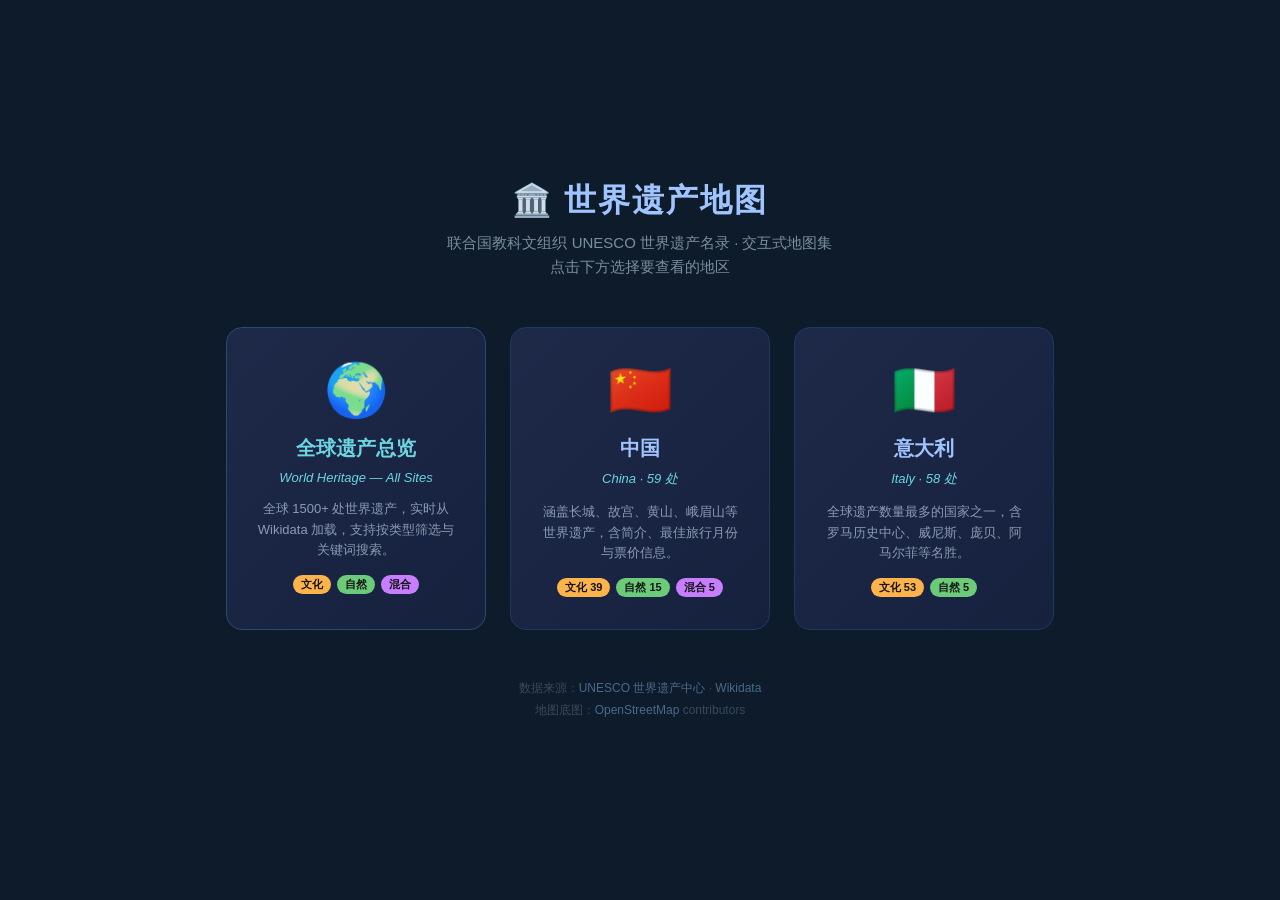
<file: index.html>
<!DOCTYPE html>
<html lang="zh-CN">
<head>
<meta charset="UTF-8">
<meta name="viewport" content="width=device-width, initial-scale=1.0">
<script>if(!location.search.includes('desktop=1')&&matchMedia('(max-width:760px)').matches)location.replace('mobile.html');</script>
<title>世界遗产地图 · 导航</title>
<style>
  * { box-sizing: border-box; margin: 0; padding: 0; }
  body {
    font-family: "PingFang SC", "Microsoft YaHei", sans-serif;
    background: #0d1b2a;
    min-height: 100vh;
    display: flex;
    flex-direction: column;
    align-items: center;
    justify-content: center;
    padding: 40px 20px;
    color: #e0e0e0;
  }

  header { text-align: center; margin-bottom: 48px; }
  header h1 {
    font-size: 32px;
    color: #a0c4ff;
    letter-spacing: 2px;
    margin-bottom: 8px;
  }
  header p {
    font-size: 15px;
    color: #7a8ea0;
    line-height: 1.6;
  }

  .cards {
    display: flex;
    gap: 24px;
    flex-wrap: wrap;
    justify-content: center;
    max-width: 900px;
    width: 100%;
  }

  .card {
    background: #16213e;
    border: 1px solid #1e3a5f;
    border-radius: 16px;
    padding: 32px 28px;
    width: 260px;
    text-align: center;
    text-decoration: none;
    color: inherit;
    transition: transform .2s, box-shadow .2s, border-color .2s;
    cursor: pointer;
    position: relative;
    overflow: hidden;
  }
  .card::before {
    content: '';
    position: absolute;
    inset: 0;
    background: linear-gradient(135deg, rgba(160,196,255,0.05), transparent);
    pointer-events: none;
  }
  .card:hover {
    transform: translateY(-6px);
    box-shadow: 0 12px 32px rgba(0,0,0,0.5);
    border-color: #a0c4ff;
  }

  .card .emoji { font-size: 52px; margin-bottom: 14px; display: block; }
  .card h2 { font-size: 20px; color: #a0c4ff; margin-bottom: 8px; }
  .card .sub { font-size: 13px; color: #6bd5e1; margin-bottom: 14px; font-style: italic; }
  .card p { font-size: 13px; color: #8a9ab0; line-height: 1.6; }

  .badge-row {
    display: flex;
    gap: 6px;
    justify-content: center;
    margin-top: 14px;
  }
  .tag {
    font-size: 11px;
    padding: 2px 8px;
    border-radius: 10px;
    font-weight: bold;
  }
  .tag-c { background: #ffb347; color: #111; }
  .tag-n { background: #6bcb77; color: #111; }
  .tag-m { background: #c77dff; color: #111; }

  .world-card { border-color: #2a4a6e; }
  .world-card:hover { border-color: #6bd5e1; }
  .world-card h2 { color: #6bd5e1; }

  footer {
    margin-top: 48px;
    text-align: center;
    font-size: 12px;
    color: #3a4a5a;
    line-height: 1.8;
  }
  footer a { color: #4a6a8a; text-decoration: none; }
  footer a:hover { color: #a0c4ff; }
</style>
</head>
<body>

<header>
  <h1>🏛️ 世界遗产地图</h1>
  <p>联合国教科文组织 UNESCO 世界遗产名录 · 交互式地图集<br>
  点击下方选择要查看的地区</p>
</header>

<div class="cards">

  <!-- 全球地图 -->
  <a class="card world-card" href="world.html">
    <span class="emoji">🌍</span>
    <h2>全球遗产总览</h2>
    <div class="sub">World Heritage — All Sites</div>
    <p>全球 1500+ 处世界遗产，实时从 Wikidata 加载，支持按类型筛选与关键词搜索。</p>
    <div class="badge-row">
      <span class="tag tag-c">文化</span>
      <span class="tag tag-n">自然</span>
      <span class="tag tag-m">混合</span>
    </div>
  </a>

  <!-- 中国 -->
  <a class="card" href="china.html">
    <span class="emoji">🇨🇳</span>
    <h2>中国</h2>
    <div class="sub">China · 59 处</div>
    <p>涵盖长城、故宫、黄山、峨眉山等世界遗产，含简介、最佳旅行月份与票价信息。</p>
    <div class="badge-row">
      <span class="tag tag-c">文化 39</span>
      <span class="tag tag-n">自然 15</span>
      <span class="tag tag-m">混合 5</span>
    </div>
  </a>

  <!-- 意大利 -->
  <a class="card" href="italy.html">
    <span class="emoji">🇮🇹</span>
    <h2>意大利</h2>
    <div class="sub">Italy · 58 处</div>
    <p>全球遗产数量最多的国家之一，含罗马历史中心、威尼斯、庞贝、阿马尔菲等名胜。</p>
    <div class="badge-row">
      <span class="tag tag-c">文化 53</span>
      <span class="tag tag-n">自然 5</span>
    </div>
  </a>

</div>

<footer>
  <p>数据来源：<a href="https://whc.unesco.org/" target="_blank">UNESCO 世界遗产中心</a> · <a href="https://www.wikidata.org/" target="_blank">Wikidata</a></p>
  <p>地图底图：<a href="https://www.openstreetmap.org/" target="_blank">OpenStreetMap</a> contributors</p>
</footer>

</body>
</html>
</file>
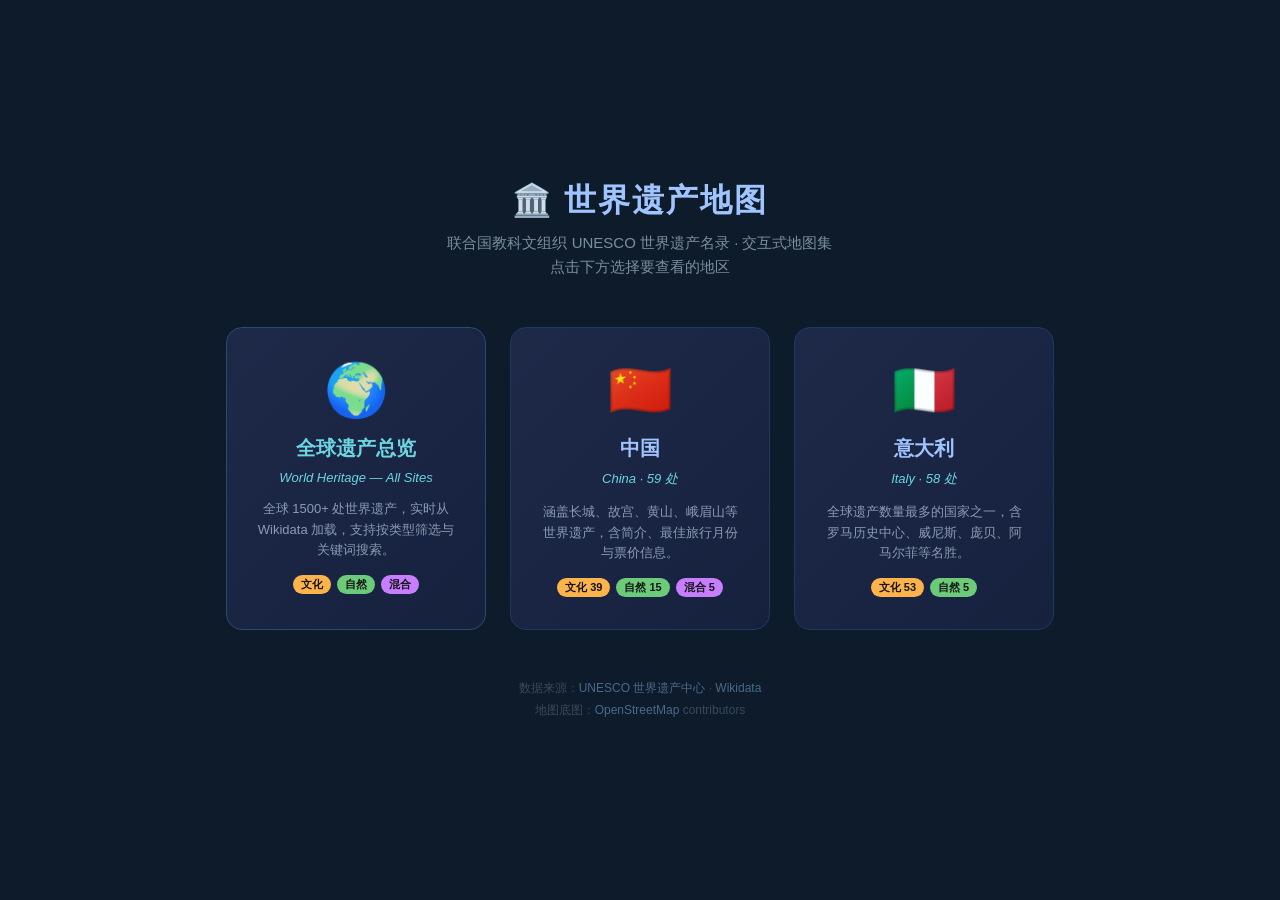
<file: home.html>
<!doctype html>
<html lang="zh-CN">
<head>
  <meta charset="utf-8">
  <meta http-equiv="refresh" content="0; url=index.html?desktop=1">
  <meta name="viewport" content="width=device-width, initial-scale=1">
  <title>短途旅行规划</title>
</head>
<body>
  <p>正在前往<a href="index.html?desktop=1">首页</a>…</p>
</body>
</html>
</file>
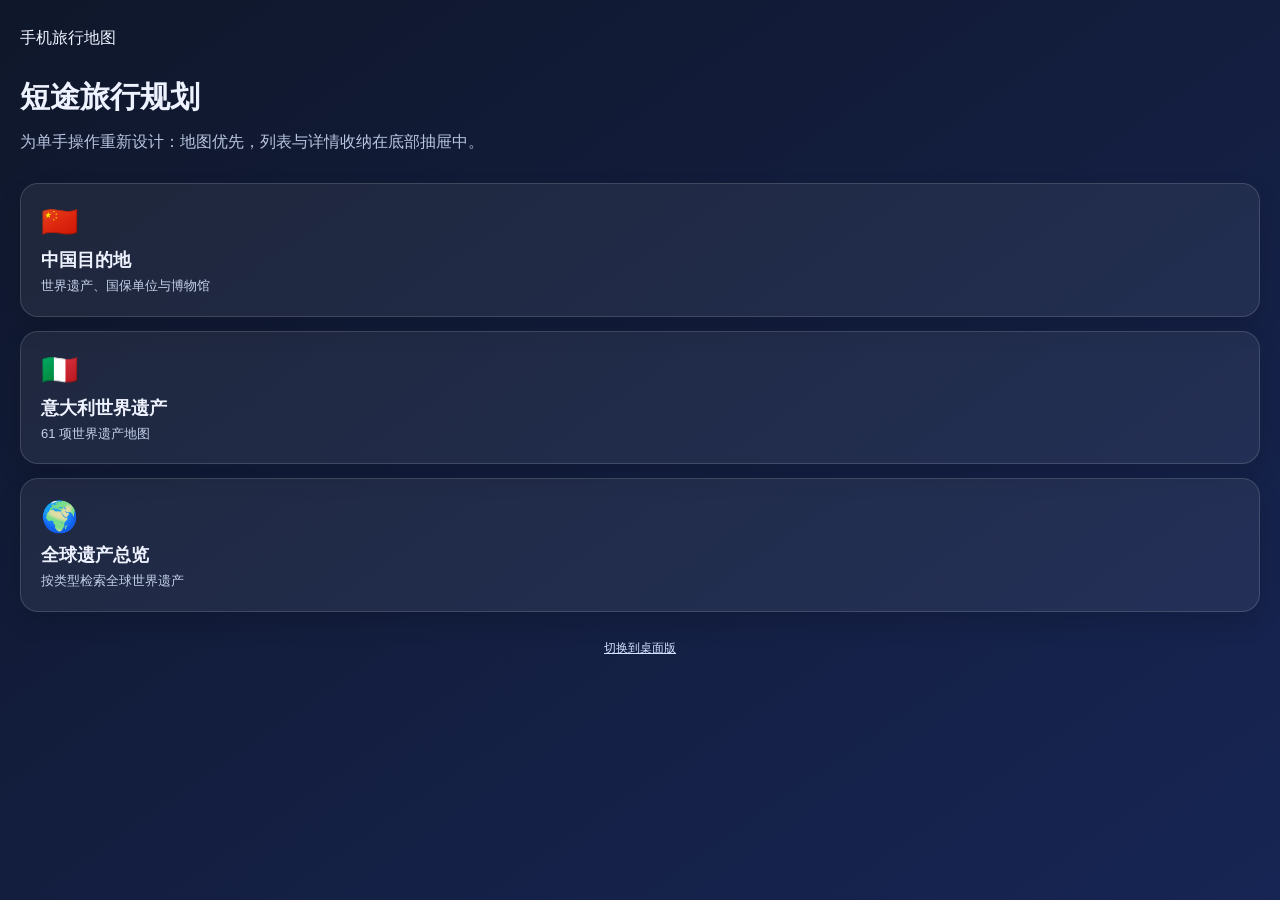
<file: mobile.html>
<!doctype html><html lang="zh-CN"><head><meta charset="utf-8"><meta name="viewport" content="width=device-width,initial-scale=1,viewport-fit=cover"><title>短途旅行规划 · 手机版</title><link rel="stylesheet" href="mobile.css"></head><body class="mobile-home"><div>手机旅行地图</div><h1>短途旅行规划</h1><p>为单手操作重新设计：地图优先，列表与详情收纳在底部抽屉中。</p><nav class="nav-cards"><a class="nav-card" href="mobile-china.html"><div class="icon">🇨🇳</div><h2>中国目的地</h2><p>世界遗产、国保单位与博物馆</p></a><a class="nav-card" href="mobile-italy.html"><div class="icon">🇮🇹</div><h2>意大利世界遗产</h2><p>61 项世界遗产地图</p></a><a class="nav-card" href="mobile-world.html"><div class="icon">🌍</div><h2>全球遗产总览</h2><p>按类型检索全球世界遗产</p></a></nav><div class="home-footer"><a href="home.html">切换到桌面版</a></div></body></html>
</file>
<file: mobile.css>
:root{--ink:#172033;--muted:#667085;--paper:#fff;--line:#e6e9ef;--accent:#2563eb;--safe-bottom:env(safe-area-inset-bottom,0px)}
.mobile-label{border:0!important;border-radius:6px!important;background:rgba(23,32,51,.88)!important;color:#fff!important;font-size:11px!important;font-weight:600!important;line-height:1.25!important;padding:3px 6px!important;box-shadow:0 1px 4px rgba(0,0,0,.24)!important;white-space:nowrap}.mobile-label:before{display:none!important}
.back:after{content:"首页";font-size:12px;margin-left:2px}
.sheet.collapsed{height:0;min-height:0;padding-bottom:0;overflow:visible}.sheet.collapsed>:not(.collapse-toggle){display:none}.collapse-toggle{position:absolute;top:-54px;right:14px;z-index:2;min-height:42px;padding:0 14px;border:0;border-radius:12px;background:#172033;color:#fff;font-size:13px;font-weight:600;box-shadow:0 3px 12px rgba(23,32,51,.28)}.collapse-toggle:active{transform:scale(.97)}
*{box-sizing:border-box}html,body,#map{width:100%;height:100%;margin:0}body{font-family:-apple-system,BlinkMacSystemFont,"PingFang SC","Microsoft YaHei",sans-serif;color:var(--ink);overflow:hidden;background:#eef2f7}button,input{font:inherit}.map-page #map{position:fixed;inset:0}.topbar{position:fixed;top:0;left:0;right:0;z-index:700;display:flex;align-items:center;gap:10px;padding:calc(10px + env(safe-area-inset-top,0px)) 14px 10px;background:linear-gradient(180deg,rgba(255,255,255,.97),rgba(255,255,255,.88));backdrop-filter:blur(12px);box-shadow:0 1px 8px #1720331a}.back,.desktop-link{min-width:44px;min-height:44px;display:grid;place-items:center;border:0;border-radius:14px;background:#fff;color:var(--ink);text-decoration:none;box-shadow:0 1px 4px #17203318}.topbar h1{margin:0;font-size:16px;line-height:1.2;flex:1}.topbar small{display:block;color:var(--muted);font-size:11px;font-weight:400;margin-top:2px}.sheet{position:fixed;z-index:800;left:0;right:0;bottom:0;height:min(43dvh,390px);min-height:260px;background:var(--paper);border-radius:22px 22px 0 0;box-shadow:0 -5px 24px #1720332b;display:flex;flex-direction:column;padding-bottom:var(--safe-bottom);transition:height .22s ease}.sheet.expanded{height:78dvh}.handle{width:46px;height:5px;border:0;border-radius:99px;background:#cbd5e1;margin:9px auto 6px}.sheet-head{padding:0 16px 10px;border-bottom:1px solid var(--line)}.search-row{display:flex;gap:8px}.search{width:100%;height:44px;padding:0 13px;border:1px solid var(--line);border-radius:12px;background:#f8fafc;outline:none}.search:focus{border-color:var(--accent);background:#fff}.filters{display:flex;gap:8px;overflow-x:auto;padding-top:9px;scrollbar-width:none}.filters::-webkit-scrollbar{display:none}.filter{white-space:nowrap;min-height:34px;padding:0 12px;border:1px solid var(--line);border-radius:99px;background:#fff;color:#475467}.filter.on{color:#fff;background:var(--accent);border-color:var(--accent)}.result-meta{padding:9px 16px 7px;color:var(--muted);font-size:12px}.results{overflow-y:auto;overscroll-behavior:contain;padding:0 8px 12px}.result{display:flex;align-items:flex-start;gap:10px;width:100%;padding:12px 8px;border:0;border-bottom:1px solid var(--line);background:#fff;text-align:left;color:inherit}.dot{width:10px;height:10px;border-radius:50%;margin-top:5px;flex:none}.result strong{display:block;font-size:14px;line-height:1.4}.result span{display:block;font-size:12px;color:var(--muted);line-height:1.45;margin-top:2px}.empty{padding:32px 12px;text-align:center;color:var(--muted);font-size:13px}.detail{display:none;overflow-y:auto;padding:0 16px 18px}.detail.show{display:block}.detail h2{font-size:19px;line-height:1.35;margin:8px 0}.detail .meta{color:var(--muted);font-size:13px;line-height:1.6}.detail p{font-size:14px;line-height:1.7;margin:14px 0}.detail-actions{display:flex;gap:8px;margin-top:16px}.action{min-height:44px;flex:1;border:0;border-radius:12px;background:#172033;color:#fff;text-align:center;text-decoration:none;padding:12px;font-size:14px}.action.secondary{background:#eef2f7;color:#172033}.detail-back{border:0;background:none;color:var(--accent);padding:7px 0;font-size:14px}.leaflet-control-zoom{margin-top:80px!important}.mobile-home{min-height:100dvh;padding:calc(28px + env(safe-area-inset-top,0px)) 20px calc(28px + var(--safe-bottom));background:linear-gradient(145deg,#0f172a,#172554);color:#eef2ff}.mobile-home h1{font-size:30px;margin:28px 0 10px}.mobile-home>p{color:#b8c4df;line-height:1.7;margin:0 0 28px}.nav-cards{display:grid;gap:14px}.nav-card{display:block;padding:20px;border:1px solid #ffffff24;border-radius:18px;background:#ffffff10;color:inherit;text-decoration:none;box-shadow:0 12px 25px #0002}.nav-card:active{transform:scale(.985);background:#ffffff1d}.nav-card .icon{font-size:30px}.nav-card h2{font-size:18px;margin:9px 0 4px}.nav-card p{margin:0;color:#c5d1eb;font-size:13px;line-height:1.5}.home-footer{margin-top:28px;color:#93a4c7;font-size:12px;text-align:center}.home-footer a{color:#d4e3ff}
</file>
